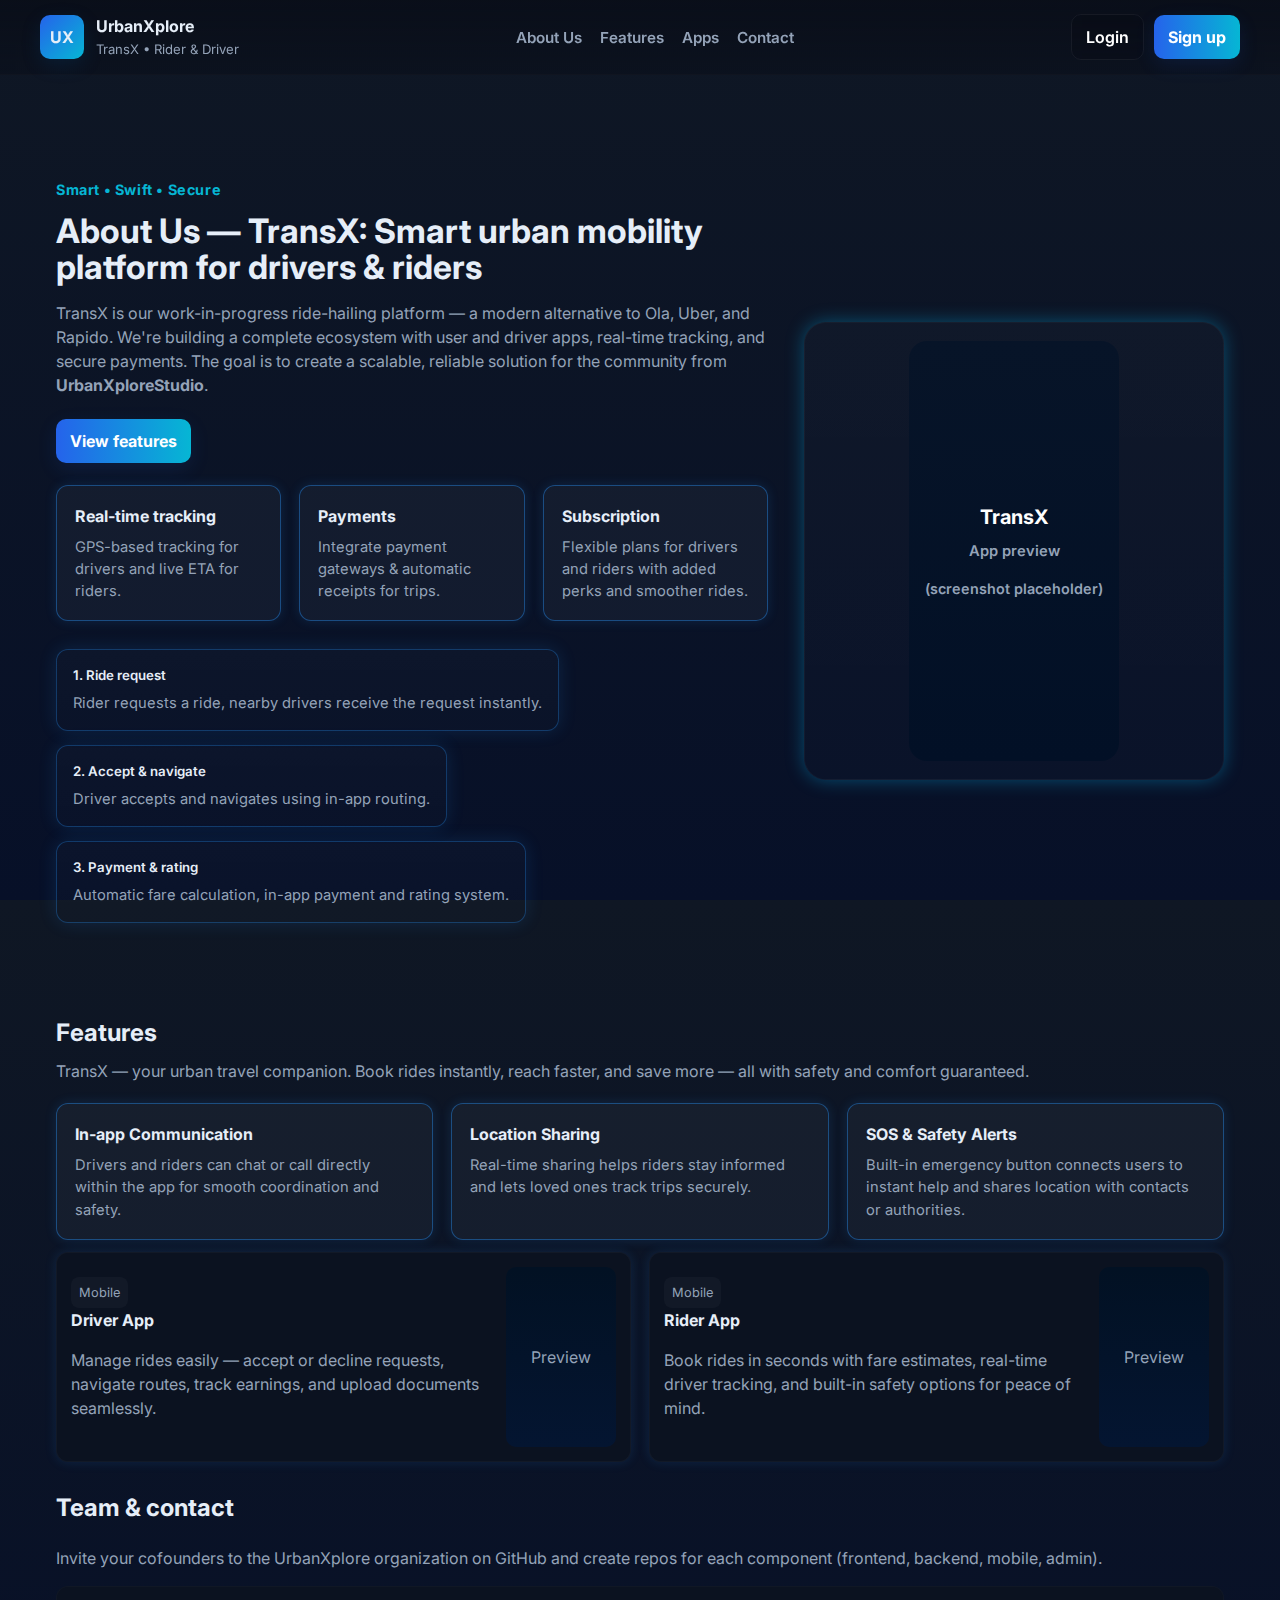
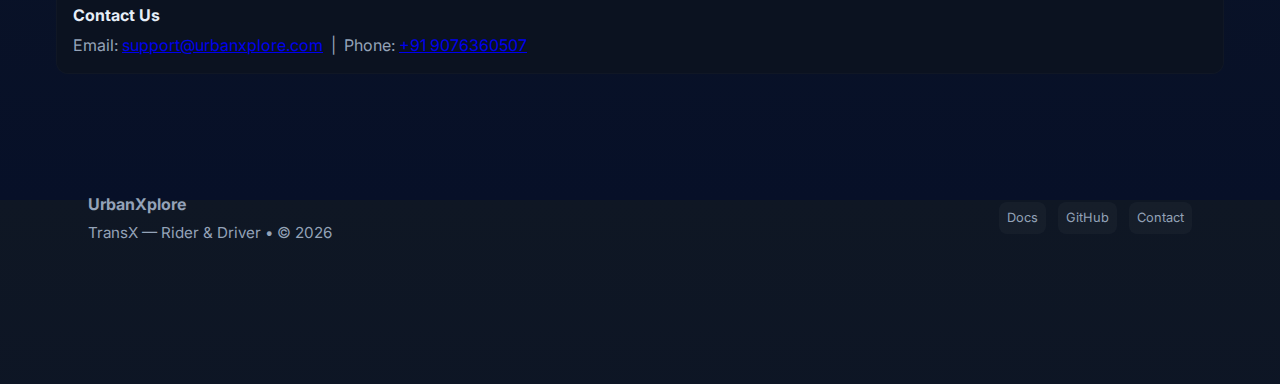
<file: landingpage.html>
<!doctype html>
<html lang="en">
<head>
  <meta charset="utf-8" />
  <meta name="viewport" content="width=device-width,initial-scale=1" />
  <title>TransX — UrbanXplore</title>

  <link href="https://fonts.googleapis.com/css2?family=Inter:wght@300;400;600;700&display=swap" rel="stylesheet">
  <link rel="stylesheet" href="lpcss.css">

</head>

<body>
  <header>
    <div class="container nav">
      <a href="#" class="brand">
        <div class="logo">UX</div>
        <div>
          <div style="font-weight:700">UrbanXplore</div>
          <div style="font-size:0.82rem; color:var(--muted); margin-top:2px;">TransX • Rider & Driver</div>
        </div>
      </a>

      <nav>
        <ul>
          <li><a href="#home">About Us</a></li>
          <li><a href="#features">Features</a></li>
          <li><a href="#apps">Apps</a></li>
          <li><a href="#contact">Contact</a></li>
        </ul>
      </nav>

      <div style="display:flex; gap:10px; align-items:center;">
        <a class="btn-outline" href="#get-started">Login</a>
        <a class="cta" href="#signup">Sign up</a>
      </div>
    </div>
  </header>

  <main class="container">
    <section class="hero" id="home">
      <div>
        <div class="kicker">Smart • Swift • Secure</div>
        <h1>About Us — TransX: Smart urban mobility platform for drivers & riders</h1>
        <p>
          TransX is our work-in-progress ride-hailing platform — a modern alternative to Ola, Uber, and Rapido.
          We're building a complete ecosystem with user and driver apps, real-time tracking, and secure payments.
          The goal is to create a scalable, reliable solution for the community from <strong>UrbanXploreStudio</strong>.
        </p>

        <div class="hero-actions">
          <a href="#features" class="cta">View features</a>
        </div>

        <div class="features" style="margin-top:22px;">
          <div class="card">
            <h4>Real-time tracking</h4>
            <p>GPS-based tracking for drivers and live ETA for riders.</p>
          </div>
          <div class="card">
            <h4>Payments</h4>
            <p>Integrate payment gateways & automatic receipts for trips.</p>
          </div>
          <div class="card">
            <h4>Subscription</h4>
            <p>Flexible plans for drivers and riders with added perks and smoother rides.</p>
          </div>
        </div>

        <div style="margin-top:20px;">
          <div class="steps">
            <div class="step">
              <h5>1. Ride request</h5>
              <p>Rider requests a ride, nearby drivers receive the request instantly.</p>
            </div>
            <div class="step">
              <h5>2. Accept & navigate</h5>
              <p>Driver accepts and navigates using in-app routing.</p>
            </div>
            <div class="step">
              <h5>3. Payment & rating</h5>
              <p>Automatic fare calculation, in-app payment and rating system.</p>
            </div>
          </div>
        </div>
      </div>

      <aside class="mock-phone" aria-hidden="true">
        <div class="phone-screen">
          <div style="text-align:center; padding:8px;">
            <div style="font-size:1.25rem; font-weight:700; color:white;">TransX</div>
            <div style="font-size:0.92rem; color:var(--muted); margin-top:8px;">App preview</div>
            <div style="margin-top:16px; font-size:0.9rem;">(screenshot placeholder)</div>
          </div>
        </div>
      </aside>
    </section>

    <section id="features">
      <h2 style="margin:28px 0 8px 0">Features</h2>
      <p style="margin:0 0 16px 0; color:var(--muted);">TransX — your urban travel companion. Book rides instantly, reach faster, and save more — all with safety and comfort guaranteed.</p>

      <div class="features">
        <div class="card">
          <h4>In-app Communication</h4>
          <p>Drivers and riders can chat or call directly within the app for smooth coordination and safety.</p>
        </div>
        <div class="card">
          <h4>Location Sharing</h4>
          <p>Real-time sharing helps riders stay informed and lets loved ones track trips securely.</p>
        </div>
        <div class="card">
          <h4>SOS & Safety Alerts</h4>
          <p>Built-in emergency button connects users to instant help and shares location with contacts or authorities.</p>
        </div>
      </div>

      <div style="margin-top:12px;" class="apps" id="apps">
        <div class="screenshot">
          <div style="flex:1;">
            <div class="badge">Mobile</div>
            <div class="app-meta">
              <h4>Driver App</h4>
              <p style="color:var(--muted)">Manage rides easily — accept or decline requests, navigate routes, track earnings, and upload documents seamlessly.</p>
            </div>
          </div>
          <div style="width:110px; height:180px; background:linear-gradient(180deg,#021123,#041531); border-radius:10px; display:flex; align-items:center; justify-content:center;">
            <span style="color:var(--muted);">Preview</span>
          </div>
        </div>

        <div class="screenshot">
          <div style="flex:1;">
            <div class="badge">Mobile</div>
            <div class="app-meta">
              <h4>Rider App</h4>
              <p style="color:var(--muted)">Book rides in seconds with fare estimates, real-time driver tracking, and built-in safety options for peace of mind.</p>
            </div>
          </div>
          <div style="width:110px; height:180px; background:linear-gradient(180deg,#021123,#041531); border-radius:10px; display:flex; align-items:center; justify-content:center;">
            <span style="color:var(--muted);">Preview</span>
          </div>
        </div>
      </div>
    </section>

    <section id="contact" style="margin-top:28px;">
      <h2>Team & contact</h2>
      <p style="color:var(--muted)">Invite your cofounders to the UrbanXplore organization on GitHub and create repos for each component (frontend, backend, mobile, admin).</p>

      <div style="display:flex; gap:18px; flex-wrap:wrap; margin-top:14px;">
        <div style="flex:1; min-width:220px; background:var(--card); padding:16px; border-radius:12px; border:1px solid rgba(255,255,255,0.025);">
          <h4 style="margin:0 0 6px 0">Contact Us</h4>
          <p style="color:var(--muted); margin:6px 0 0 0;">
            Email: <a href="mailto:support@urbanxplore.com">support@urbanxplore.com</a> &nbsp;|&nbsp; 
            Phone: <a href="tel:+91076360507">+91 9076360507</a>
          </p>
        </div>
      </div>
    </section>

    <footer>
      <div class="container">
        <div class="foot-grid">
          <div>
            <div style="font-weight:700">UrbanXplore</div>
            <div style="color:var(--muted); font-size:0.95rem; margin-top:6px;">TransX — Rider & Driver • © <span id="year"></span></div>
          </div>

          <div style="text-align:right;">
            <div class="socials">
              <div class="badge">Docs</div>
              <div class="badge">GitHub</div>
              <div class="badge">Contact</div>
            </div>
          </div>
        </div>
      </div>
    </footer>
  </main>

  <script>
    document.getElementById('year').innerText = new Date().getFullYear();
  </script>
</body>
</html>
</file>
<file: lpcss.css>
:root {
    --bg: #0f1724;
    --card: #0b1220;
    --muted: #94a3b8;
    --accent: #2563eb;
    --accent-2: #06b6d4;
    --glass: rgba(255, 255, 255, 0.04);
    --radius: 12px;
    --max-width: 1200px;
    --fw-sans: "Inter", system-ui, -apple-system, "Segoe UI", Roboto, "Helvetica Neue", Arial;
  }

  * { box-sizing: border-box; }
  html, body { height: 100%; }

  body {
    margin: 0;
    font-family: var(--fw-sans);
    background: linear-gradient(180deg, var(--bg) 0%, #071028 100%);
    color: #e6eef8;
    -webkit-font-smoothing: antialiased;
    -moz-osx-font-smoothing: grayscale;
    line-height: 1.5;
  }

  .container {
    width: calc(100% - 32px);
    max-width: var(--max-width);
    margin: 0 auto;
    padding: 40px 16px;
    animation: popup 0.8s ease-out;
  }

  header {
    position: sticky;
    top: 0;
    z-index: 40;
    backdrop-filter: blur(6px);
    background: linear-gradient(180deg, rgba(7,10,20,0.65), rgba(7,10,20,0.35));
    border-bottom: 1px solid rgba(255,255,255,0.03);
  }

  .nav {
    display: flex;
    align-items: center;
    justify-content: space-between;
    gap: 12px;
    padding: 14px 0;
  }

  .brand {
    display: flex;
    gap: 12px;
    align-items: center;
    text-decoration: none;
    color: inherit;
  }

  .logo {
    width: 44px;
    height: 44px;
    border-radius: 10px;
    background: linear-gradient(135deg, var(--accent), var(--accent-2));
    display: flex;
    align-items: center;
    justify-content: center;
    font-weight: 700;
    box-shadow: 0 6px 20px rgba(6, 99, 173, 0.15);
  }

  nav ul {
    display: flex;
    gap: 18px;
    list-style: none;
    margin: 0;
    padding: 0;
    align-items: center;
  }

  nav a {
    color: var(--muted);
    text-decoration: none;
    font-weight: 600;
    font-size: 0.95rem;
  }

  nav a:hover { color: #fff; }

  .cta {
    background: linear-gradient(90deg, var(--accent), var(--accent-2));
    padding: 10px 14px;
    border-radius: 10px;
    color: white;
    text-decoration: none;
    font-weight: 700;
    box-shadow: 0 6px 20px rgba(37, 99, 235, 0.12);
    transition: all 0.3s ease;
  }

  .cta:hover {
    background: linear-gradient(90deg, var(--accent-2), var(--accent));
    color: #fff;
    box-shadow: 0 0 25px rgba(37, 150, 255, 0.8);
  }

  .hero {
    display: grid;
    grid-template-columns: 1fr 420px;
    gap: 36px;
    align-items: center;
    padding: 64px 0;
  }

  .hero .kicker {
    color: var(--accent-2);
    font-weight: 700;
    font-size: 0.9rem;
    letter-spacing: 0.6px;
    margin-bottom: 12px;
  }

  .hero h1 { font-size: 2.1rem; margin: 0 0 16px 0; line-height: 1.08; }
  .hero p { color: var(--muted); margin: 0 0 22px 0; }

  .hero-actions {
    display: flex;
    gap: 12px;
    align-items: center;
    flex-wrap: wrap;
  }

  .btn-outline {
    padding: 10px 14px;
    border-radius: 10px;
    border: 1px solid rgba(255,255,255,0.06);
    background: transparent;
    color: white;
    text-decoration: none;
    font-weight: 600;
    backdrop-filter: blur(4px);
    transition: all 0.3s ease;
  }

  .btn-outline:hover {
    transform: scale(1.05);
    box-shadow: 0 0 25px rgba(37, 150, 255, 0.8);
  }

  .mock-phone {
    border-radius: 22px;
    background: linear-gradient(180deg, rgba(255,255,255,0.02), rgba(255,255,255,0.01));
    border: 1px solid rgba(255,255,255,0.035);
    padding: 18px;
    min-height: 420px;
    display: flex;
    align-items: center;
    justify-content: center;
    animation: popup 1s ease-out forwards;
    box-shadow: 0 0 18px rgba(0,191,255,0.35);
  }

  .phone-screen {
    width: 210px;
    height: 420px;
    border-radius: 18px;
    background: linear-gradient(180deg, #071428, #021026);
    display: flex;
    align-items: center;
    justify-content: center;
    color: var(--muted);
    font-weight: 600;
  }

  .features {
    display: grid;
    grid-template-columns: repeat(3, 1fr);
    gap: 18px;
    margin-top: 20px;
  }

  .card {
    background: var(--glass);
    border-radius: 12px;
    padding: 18px;
    min-height: 120px;
    border: 1px solid rgba(37, 150, 255, 0.4);
    box-shadow: 0 0 12px rgba(37, 150, 255, 0.15);
    transition: all 0.35s ease-in-out;
    animation: popup 0.8s ease-out forwards;
  }

  .card:hover {
    transform: scale(1.07);
    box-shadow: 0 0 25px rgba(37, 150, 255, 0.8),
                0 0 60px rgba(37, 150, 255, 0.5);
  }

  .card h4 { margin: 0 0 8px 0; font-size: 1rem; }
  .card p { margin: 0; color: var(--muted); font-size: 0.92rem; }

  /* --- Steps Section --- */
.steps {
  display: flex;
  gap: 14px;
  margin-top: 28px;
  flex-wrap: wrap;
}

.step {
  background: linear-gradient(180deg, rgba(255,255,255,0.02), rgba(255,255,255,0.01));
  padding: 16px;
  border-radius: 12px;
  min-width: 220px;
  border: 1px solid rgba(37, 150, 255, 0.3);
  box-shadow: 0 0 18px rgba(37, 150, 255, 0.15);
  transition: all 0.35s ease;
  animation: popup 0.8s ease-out forwards;
}

.step:hover {
  transform: translateY(-4px);
  box-shadow: 0 0 30px rgba(37, 150, 255, 0.6);
  border-color: rgba(37, 150, 255, 0.8);
}

.step h5 {
  margin: 0 0 6px 0;
  font-weight: 600;
}

.step p {
  margin: 0;
  color: var(--muted);
  font-size: 0.92rem;
}


  .apps {
    display: grid;
    grid-template-columns: 1fr 1fr;
    gap: 18px;
    margin-top: 24px;
  }

  .screenshot {
    border-radius: 12px;
    padding: 14px;
    background: var(--card);
    border: 1px solid rgba(255,255,255,0.03);
    display: flex;
    gap: 12px;
    align-items: center;
    box-shadow: 0 0 12px rgba(37, 150, 255, 0.15);
    transition: all 0.35s ease-in-out;
    animation: popup 0.8s ease-out forwards;
  }

  .screenshot:hover {
    transform: scale(1.07);
    box-shadow: 0 0 40px rgba(0,191,255,1);
  }

  .app-meta h4 { margin: 0 0 6px 0; }
  .badge { display: inline-block; padding: 6px 8px; border-radius: 8px; background: rgba(255,255,255,0.03); font-size: 0.8rem; color: var(--muted); }

  footer {
    margin-top: 48px;
    padding: 30px 0 60px;
    color: var(--muted);
  }

  footer .foot-grid {
    display: flex;
    gap: 18px;
    flex-wrap: wrap;
    justify-content: space-between;
    align-items: center;
  }

  .socials { display: flex; gap: 12px; }

  /* ✨ Animations */
  @keyframes popup {
    0% {
      opacity: 5;
      transform: scale(0.85);
    }
    100% {
      opacity: 1;
      transform: scale(1);
    }
  }

  @media (max-width: 980px) {
    .hero { grid-template-columns: 1fr; padding: 36px 0; }
    .features { grid-template-columns: repeat(2, 1fr); }
    .apps { grid-template-columns: 1fr; }
  }

  @media (max-width: 560px) {
    nav ul { display: none; }
    .mock-phone { min-height: 360px; }
    .features { grid-template-columns: 1fr; }
  }
</file>
